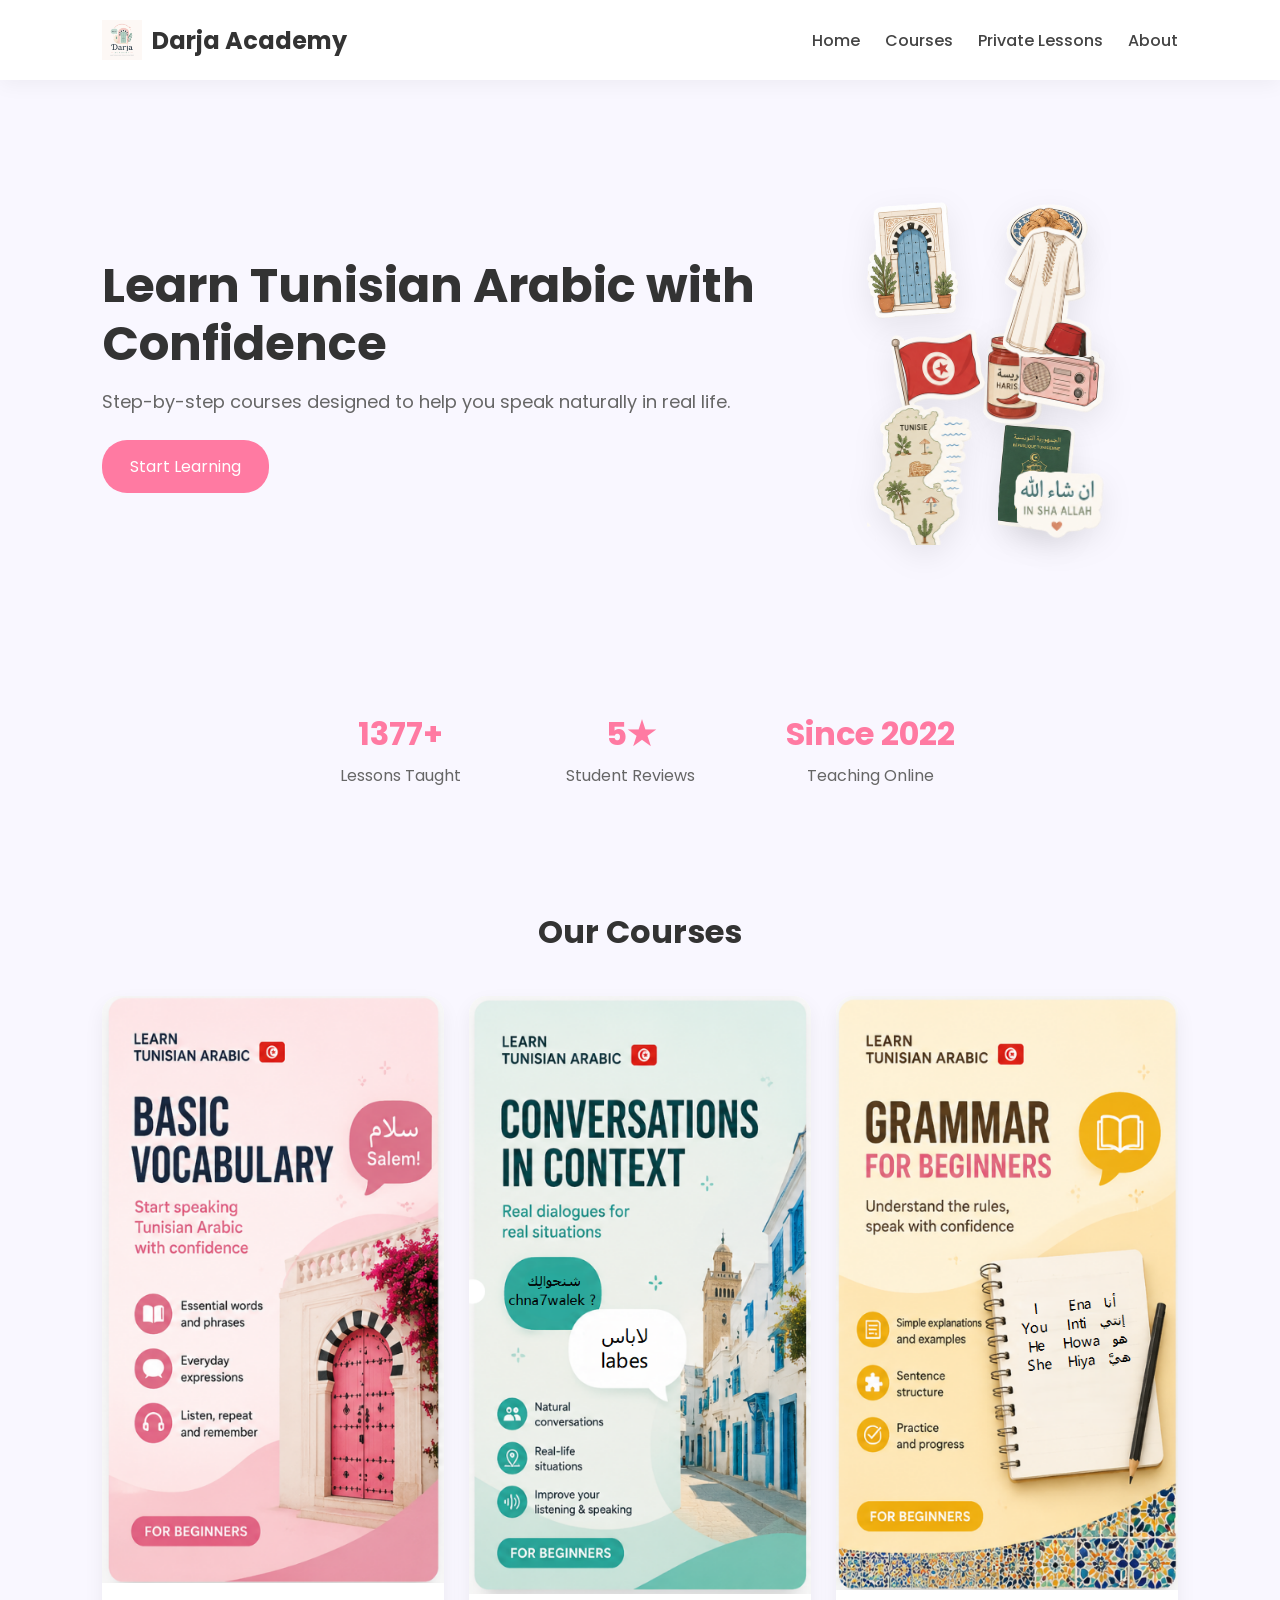
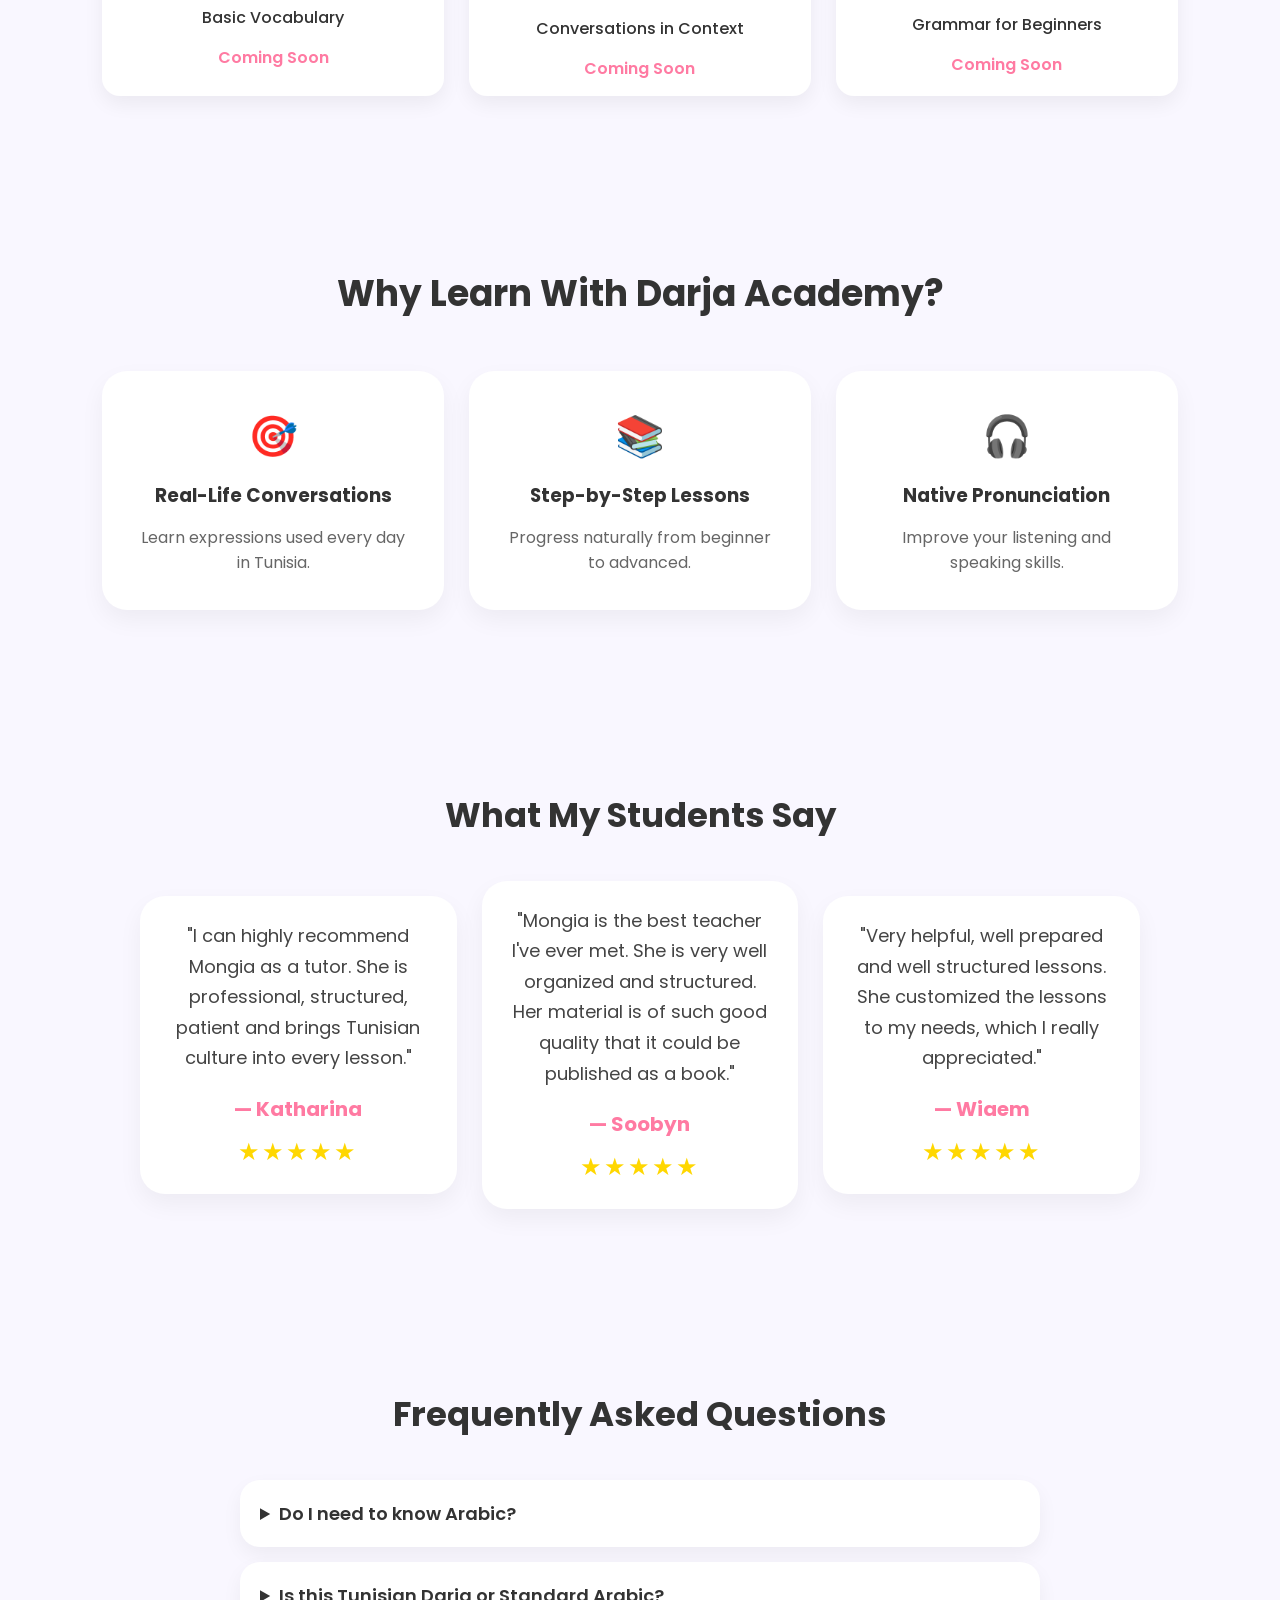
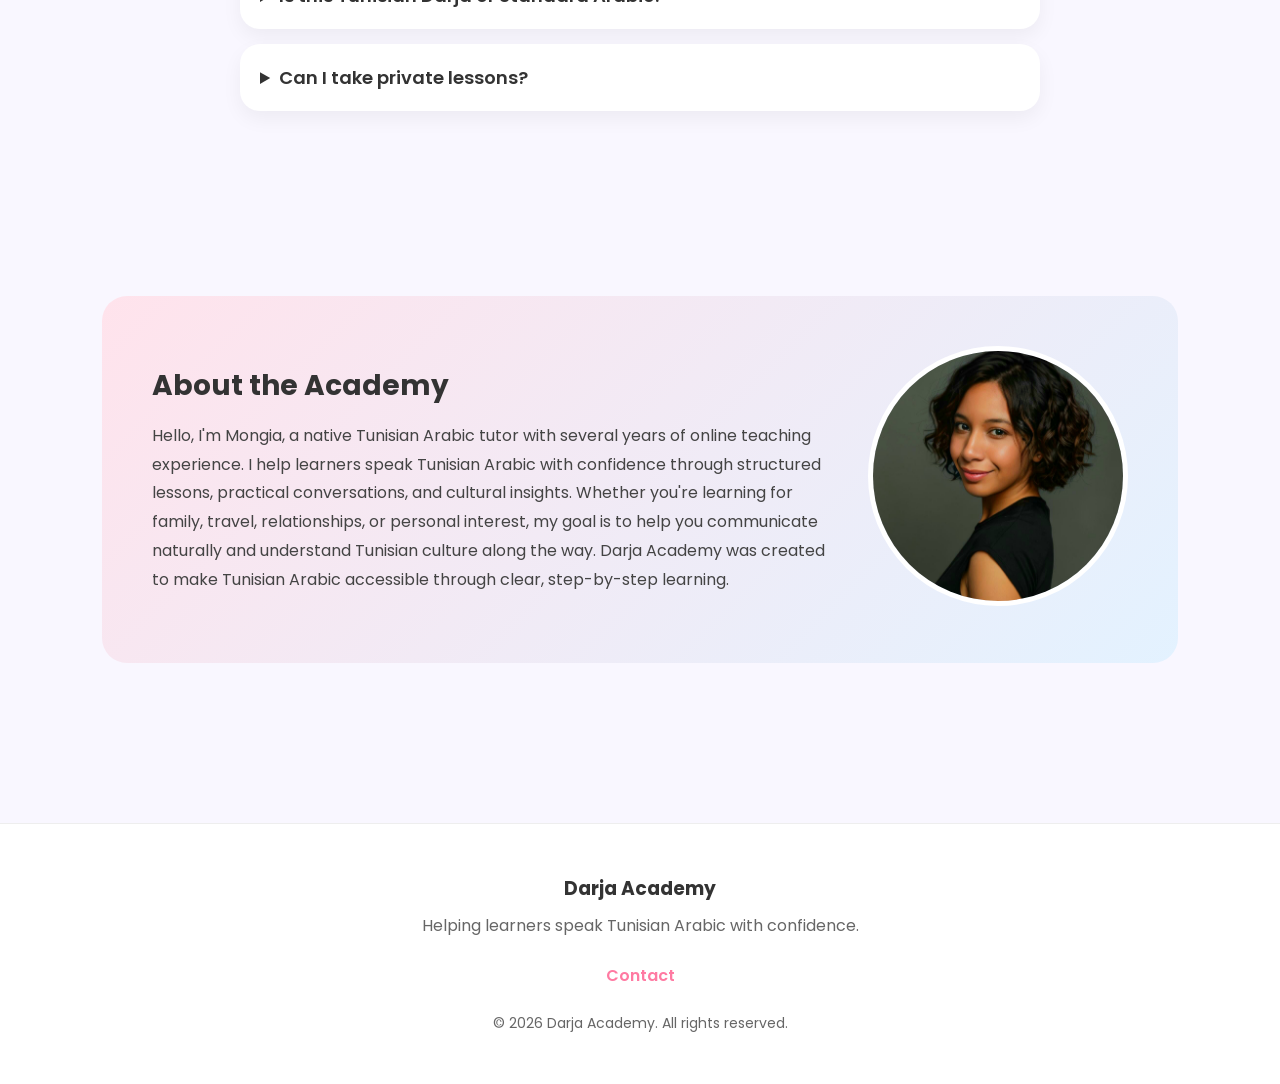
<file: index.html>
<!DOCTYPE html>
<html lang="en">
<head>
  <meta charset="UTF-8">
  <title>Darja Academy</title>
  <link rel="stylesheet" href="style.css">
  <link href="https://fonts.googleapis.com/css2?family=Poppins:wght@300;400;600;700&display=swap" rel="stylesheet">
</head>

<body>


<header class="navbar">
  
  <div class="logo">
    <img src="images/logo.png" alt="logo">
    <h2>Darja Academy</h2>
  </div>

  <nav>
    <a href="#home">Home</a>
    <a href="#courses">Courses</a>
    <a href="https://preply.in/MONGIA6EN878583110?ts=17806792" target="_blank">Private Lessons</a>
    <a href="#about">About</a>
  </nav>
 <!--
  <div class="auth">
    <a href="#">Sign In</a>
    <button>Sign Up</button>
  </div>
 -->
</header>

 
<section class="hero" id="home">

  <div class="hero-text">
    <h1>Learn Tunisian Arabic with Confidence</h1>
    <p>Step-by-step courses designed to help you speak naturally in real life.</p>
    <a href="https://preply.in/MONGIA6EN878583110?ts=17806792" target="_blank" class="main-btn">Start Learning</a>
  </div>

  <div class="hero-stickers">
  <img src="images/stickers/passport.png" class="sticker passport" alt="Tunisian passport">
  <img src="images/stickers/harissa.png" class="sticker harissa" alt="Harissa">
  <img src="images/stickers/blue_door.png" class="sticker blue-door" alt="Blue door">
  <img src="images/stickers/flag.png" class="sticker flag" alt="Tunisian flag">
  <img src="images/stickers/inshallah.png" class="sticker inshallah" alt="Inshallah">
  <img src="images/stickers/pastries.png" class="sticker pastries" alt="Pastries">
  <img src="images/stickers/radio.png" class="sticker radio" alt="Radio">
  <img src="images/stickers/traditional_clothes.png" class="sticker clothes" alt="Traditional clothes">
  <img src="images/stickers/tunisia_map.png" class="sticker map" alt="Tunisian map">
</div>



</section>

<div class="stats">
  <div>
    <h3>1377+</h3>
    <p>Lessons Taught</p>
  </div>

  <div>
    <h3>5★</h3>
    <p>Student Reviews</p>
  </div>

  <div>
    <h3>Since 2022</h3>
    <p>Teaching Online</p>
  </div>
</div>


<section class="courses" id="courses">

  <h2>Our Courses</h2>

  <div class="course-grid">

    <div class="card">
      <img src="images/course1.png">
      <h3>Basic Vocabulary</h3>
      <p>Coming Soon</p>
    </div>

    <div class="card">
      <img src="images/course2.png">
      <h3>Conversations in Context</h3>
      <p>Coming Soon</p>
    </div>

    <div class="card">
      <img src="images/course3.png">
      <h3>Grammar for Beginners</h3>
      <p>Coming Soon</p>
    </div>

  </div>

</section>

<section class="benefits">
  <h2>Why Learn With Darja Academy?</h2>

  <div class="benefit-grid">
    <div class="benefit-card">
      <span>🎯</span>
      <h3>Real-Life Conversations</h3>
      <p>Learn expressions used every day in Tunisia.</p>
    </div>

    <div class="benefit-card">
      <span>📚</span>
      <h3>Step-by-Step Lessons</h3>
      <p>Progress naturally from beginner to advanced.</p>
    </div>

    <div class="benefit-card">
      <span>🎧</span>
      <h3>Native Pronunciation</h3>
      <p>Improve your listening and speaking skills.</p>
    </div>
  </div>
</section>

<!--
<section class="preview">
  <h2>Start With a Free Lesson</h2>
  <p>Learn your first Tunisian Arabic phrases and discover how the academy works.</p>
  <button>Try Free Lesson</button>
</section>
-->

<section class="testimonials">

  <h2>What My Students Say</h2>

  <div class="testimonial-grid">

    <div class="testimonial-card">
      <p>
        "I can highly recommend Mongia as a tutor. She is professional, structured,
        patient and brings Tunisian culture into every lesson."
      </p>

      <h4>— Katharina</h4>

      <div class="stars">★★★★★</div>
    </div>

    <div class="testimonial-card">
      <p>
        "Mongia is the best teacher I've ever met. She is very well organized
        and structured. Her material is of such good quality that it could be published as a book."
      </p>

      <h4>— Soobyn</h4>

      <div class="stars">★★★★★</div>
    </div>

    <div class="testimonial-card">
      <p>
        "Very helpful, well prepared and well structured lessons. She customized
        the lessons to my needs, which I really appreciated."
      </p>

      <h4>— Wiaem</h4>

      <div class="stars">★★★★★</div>
    </div>

  </div>

</section>


<section class="faq">

  <h2>Frequently Asked Questions</h2>

  <div class="faq-container">

    <details>
      <summary>Do I need to know Arabic?</summary>
      <p>
        No. Our courses are designed for complete beginners as well as learners with some Arabic background.
      </p>
    </details>

    <details>
      <summary>Is this Tunisian Darja or Standard Arabic?</summary>
      <p>
        Darja Academy focuses on Tunisian Arabic (Darja), the language spoken in everyday life in Tunisia.
      </p>
    </details>

    <details>
      <summary>Can I take private lessons?</summary>
      <p>
        Yes! Private one-on-one lessons are available through the Private Lessons section.
      </p>
    </details>

  </div>

</section>


<section class="about" id="about">

  <div class="about-box">

    <div class="about-text">
      <h2>About the Academy</h2>

      <p>
       Hello, I'm Mongia, a native Tunisian Arabic tutor with several years of online teaching experience.

I help learners speak Tunisian Arabic with confidence through structured lessons, practical conversations, and cultural insights.

Whether you're learning for family, travel, relationships, or personal interest, my goal is to help you communicate naturally and understand Tunisian culture along the way.

Darja Academy was created to make Tunisian Arabic accessible through clear, step-by-step learning.
      </p>
    </div>

    <div class="about-image">
      <img src="images/profile.JPG" alt="Mongia, the founder of Darja Academy">
    </div>

  </div>

</section>


<footer class="footer">

  <h3>Darja Academy</h3>

  <p>Helping learners speak Tunisian Arabic with confidence.</p>

  <div class="footer-links">
    <a href="mailto:mongia305@gmail.com">Contact</a>
   
  </div>

  <p class="copyright">
    © 2026 Darja Academy. All rights reserved.
  </p>

</footer>
</body>
</html>
</file>
<file: style.css>
* {
  margin: 0;
  padding: 0;
  box-sizing: border-box;
  font-family: "Poppins", sans-serif;
}

body {
  background: #f9f7ff;
  color: #333;
}

/* NAVBAR */
.navbar {
  display: flex;
  justify-content: space-between;
  align-items: center;
  padding: 20px 8%;
  background: white;
  box-shadow: 0 4px 20px rgba(0,0,0,0.05);
  position: sticky;
  top: 0;
}

.logo {
  display: flex;
  align-items: center;
  gap: 10px;
  
}

.logo img {
  width: 40px;
  
}

nav {
  display: flex;
  gap: 25px;
}

nav a {
  text-decoration: none;
  color: #444;
  font-weight: 500;
}

nav a:hover {
  color: #ff7aa2;
}

.auth {
  display: flex;
  gap: 15px;
  align-items: center;
}

.auth button {
  background: #7bdff2;
  border: none;
  padding: 10px 18px;
  border-radius: 25px;
  cursor: pointer;
}

/* HERO */
.hero {
  display: flex;
  align-items: center;
  justify-content: space-between;
  padding: 80px 8%;
}

.hero-text h1 {
  font-size: 48px;
  line-height: 1.2;
}

.hero-text p {
  margin-top: 15px;
  font-size: 18px;
  color: #666;
}

.hero-text button {
  margin-top: 25px;
  padding: 14px 28px;
  border: none;
  border-radius: 25px;
  background: #ff7aa2;
  color: white;
  cursor: pointer;
}

.hero-image img {
  width: 420px;
}

/* COURSES */
.courses {
  padding: 80px 8%;
  text-align: center;
}

.courses h2 {
  font-size: 32px;
  margin-bottom: 40px;
}

.course-grid {
  display: grid;
  grid-template-columns: repeat(auto-fit, minmax(220px, 1fr));
  gap: 25px;
}

.card {
  background: white;
  border-radius: 18px;
  overflow: hidden;
  box-shadow: 0 8px 20px rgba(0,0,0,0.06);
  transition: 0.3s;
}

.card:hover {
  transform: translateY(-8px);
}

.card img {
  width: 100%;
}

.card h3 {
  padding: 15px;
  font-size: 16px;
  font-weight: 500;
}
.card p {
  color: #ff7aa2;
  font-weight: 600;
  padding-bottom: 15px;
}

/* ABOUT */
.about {
  padding: 80px 8%;
}

.about-box {
  display: flex;
  align-items: center;
  justify-content: space-between;
  gap: 40px;
  background: linear-gradient(135deg, #ffe3ec, #e3f2ff);
  padding: 50px;
  border-radius: 25px;
}

.about-text h2 {
  font-size: 28px;
  margin-bottom: 15px;
}

.about-text p {
  line-height: 1.8;
  color: #444;
}

.about-image img {
  width: 260px;
  height: 260px;
  border-radius: 50%;
  object-fit: cover;
  border: 5px solid white;
}

/* RESPONSIVE */
@media (max-width: 768px) {

  .hero {
    flex-direction: column;
    text-align: center;
  }

  .hero-image img {
    width: 300px;
    margin-top: 30px;
  }

  .about-box {
    flex-direction: column;
    text-align: center;
  }

  nav {
    display: none;
  }
  
}

/* NEW SECTIONS */

.benefits {
  padding: 90px 8%;
  text-align: center;
}

.benefits h2 {
  font-size: 36px;
  margin-bottom: 50px;
}

.benefit-grid {
  display: grid;
  grid-template-columns: repeat(auto-fit, minmax(250px, 1fr));
  gap: 25px;
}

.benefit-card {
  background: white;
  padding: 35px;
  border-radius: 25px;
  box-shadow: 0 10px 25px rgba(0,0,0,0.05);
}

.benefit-card span {
  font-size: 40px;
}

.benefit-card h3 {
  margin: 15px 0;
}

.benefit-card p {
  color: #666;
}

.preview {
  margin: 40px 8%;
  padding: 70px;
  text-align: center;
  border-radius: 30px;
  background: linear-gradient(135deg, #ffe3ec, #e3f2ff);
}

.preview h2 {
  font-size: 34px;
  margin-bottom: 15px;
}

.preview p {
  color: #555;
  margin-bottom: 25px;
}

.preview button {
  background: #ff7aa2;
  color: white;
  border: none;
  padding: 14px 30px;
  border-radius: 30px;
  cursor: pointer;
  font-size: 16px;
}

.testimonials {
  padding: 90px 8%;
  text-align: center;
}

.testimonials h2 {
  font-size: 34px;
  margin-bottom: 40px;
}

.testimonial-card {
  max-width: 700px;
  margin: auto;
  background: white;
  padding: 40px;
  border-radius: 25px;
  box-shadow: 0 10px 25px rgba(0,0,0,0.05);
}

.testimonial-card p {
  font-size: 20px;
  line-height: 1.8;
  color: #444;
}

.testimonial-card h4 {
  margin-top: 20px;
  color: #ff7aa2;
}
/* FAQ */

.faq {
  padding: 90px 8%;
  text-align: center;
}

.faq h2 {
  font-size: 34px;
  margin-bottom: 40px;
}

.faq-container {
  max-width: 800px;
  margin: auto;
}

.faq details {
  background: white;
  margin-bottom: 15px;
  padding: 20px;
  border-radius: 20px;
  text-align: left;
  box-shadow: 0 8px 20px rgba(0,0,0,0.05);
}

.faq summary {
  cursor: pointer;
  font-weight: 600;
  font-size: 18px;
}

.faq p {
  margin-top: 15px;
  color: #666;
  line-height: 1.6;
}

/* FOOTER */

.footer {
  background: white;
  text-align: center;
  padding: 50px 8%;
  margin-top: 80px;
  border-top: 1px solid #eee;
}

.footer h3 {
  margin-bottom: 10px;
}

.footer p {
  color: #666;
}

.footer-links {
  margin: 25px 0;
  display: flex;
  justify-content: center;
  gap: 25px;
}

.footer-links a {
  text-decoration: none;
  color: #ff7aa2;
  font-weight: 600;
}

.footer-links a:hover {
  opacity: 0.8;
}

.copyright {
  font-size: 14px;
  color: #999;
}
/* FINAL IMPROVEMENTS */

html {
  scroll-behavior: smooth;
}

.navbar {
  z-index: 1000;
}

button {
  transition: 0.3s;
}

button:hover {
  opacity: 0.85;
  transform: translateY(-2px);
}

.main-btn {
  display: inline-block;
  margin-top: 25px;
  padding: 14px 28px;
  border-radius: 25px;
  background: #ff7aa2;
  color: white;
  text-decoration: none;
  transition: 0.3s;
}

.main-btn:hover {
  opacity: 0.85;
  transform: translateY(-2px);
}
/* HERO STICKERS */

/* HERO STICKERS */

.hero-stickers {
  position: relative;
  width: 520px;
  height: 430px;
  margin: auto;
}

.sticker {
  position: absolute;
  width: 105px;
  filter: drop-shadow(0 10px 15px rgba(0,0,0,0.08));
  animation: explodeFloat 5s ease-in-out infinite;
  will-change: transform;
}

/* TOP */

.blue-door {
  left: 60px;
  top: 40px;
  --x: -18px;
  --y: -18px;
}

.pastries {
  left: 200px;
  top: 35px;
  --x: 0px;
  --y: -24px;
}

.clothes {
  right: 70px;
  top: 45px;
  --x: 18px;
  --y: -18px;
}

/* MIDDLE */

.flag {
  left: 85px;
  top: 165px;
  --x: -24px;
  --y: 0px;
}

.radio {
  left: 215px;
  top: 155px;
  --x: 0px;
  --y: -10px;
}

.harissa {
  right: 95px;
  top: 165px;
  --x: 24px;
  --y: 0px;
}

/* BOTTOM */

.map {
  left: 70px;
  bottom: 45px;
  --x: -18px;
  --y: 18px;
}

.inshallah {
  left: 205px;
  bottom: 35px;
  width: 120px;
  --x: 0px;
  --y: 24px;
}

.passport {
  right: 75px;
  bottom: 45px;
  --x: 18px;
  --y: 18px;
}

/* CHILI */

.chili {
  left: 300px;
  top: 230px;
  width: 85px;
  --x: 14px;
  --y: 12px;
  animation: chiliWiggle 4s ease-in-out infinite;
}

/* ANIMATIONS */

@keyframes explodeFloat {
  0%, 100% {
    transform: translate(0, 0) scale(1) rotate(0deg);
  }

  50% {
    transform: translate(var(--x), var(--y)) scale(1.04) rotate(3deg);
  }
}

@keyframes chiliWiggle {
  0%, 100% {
    transform: translate(0, 0) scale(1) rotate(0deg);
  }

  50% {
    transform: translate(14px, 12px) scale(1.05) rotate(6deg);
  }
}

/* MOBILE */

@media (max-width: 768px) {
  .hero-stickers {
    width: 330px;
    height: 320px;
    margin-top: 30px;
  }

  .sticker {
    width: 70px;
  }

  .inshallah {
    width: 85px;
  }

  .blue-door {
    left: 25px;
    top: 25px;
  }

  .pastries {
    left: 125px;
    top: 20px;
  }

  .clothes {
    right: 25px;
    top: 25px;
  }

  .flag {
    left: 40px;
    top: 125px;
  }

  .radio {
    left: 130px;
    top: 115px;
  }

  .harissa {
    right: 45px;
    top: 125px;
  }

  .map {
    left: 35px;
    bottom: 25px;
  }

  .inshallah {
    left: 125px;
    bottom: 20px;
  }

  .passport {
    right: 35px;
    bottom: 25px;
  }

}
/* TESTIMONIAL GRID */

.testimonial-grid {
  display: grid;
  grid-template-columns: repeat(auto-fit, minmax(280px, 1fr));
  gap: 25px;
  max-width: 1200px;
  margin: auto;
}

/* TESTIMONIALS */

.testimonials {
  padding: 90px 8%;
  text-align: center;
}

.testimonials h2 {
  font-size: 42px;
  margin-bottom: 50px;
}

/* TESTIMONIALS */

.testimonials {
  padding: 90px 8%;
  text-align: center;
}

.testimonials h2 {
  font-size: 34px;
  margin-bottom: 40px;
}

.testimonial-grid {
  display: grid;
  grid-template-columns: repeat(auto-fit, minmax(280px, 1fr));
  gap: 25px;
  max-width: 1000px;
  margin: auto;
}

.testimonial-card {
  background: white;
  padding: 25px;
  border-radius: 25px;
  box-shadow: 0 10px 25px rgba(0,0,0,0.05);
  text-align: center;
  transition: 0.3s;
}

.testimonial-card:hover {
  transform: translateY(-5px);
}

.testimonial-card p {
  font-size: 18px;
  line-height: 1.7;
  color: #444;
  margin-bottom: 15px;
}

.testimonial-card h4 {
  color: #ff7aa2;
  font-size: 20px;
  margin-bottom: 10px;
}

.stars {
  font-size: 24px;
  color: gold;
  margin-top: 10px;
  letter-spacing: 2px;
}

.stats p {
  color: #666;
}

@media (max-width: 768px) {
  .stats {
    flex-direction: column;
    gap: 25px;
  }
}
/* STATS SECTION */

.stats {
  display: flex;
  justify-content: center;
  align-items: center;
  gap: 80px;
  text-align: center;
  padding: 40px 8%;
  width: 100%;
}

.stats div {
  min-width: 150px;
}

.stats h3 {
  font-size: 32px;
  color: #ff7aa2;
  margin-bottom: 5px;
}

.stats p {
  color: #666;
  font-size: 16px;
}

@media (max-width: 768px) {
  .stats {
    flex-direction: column;
    gap: 25px;
  }
}
</file>
